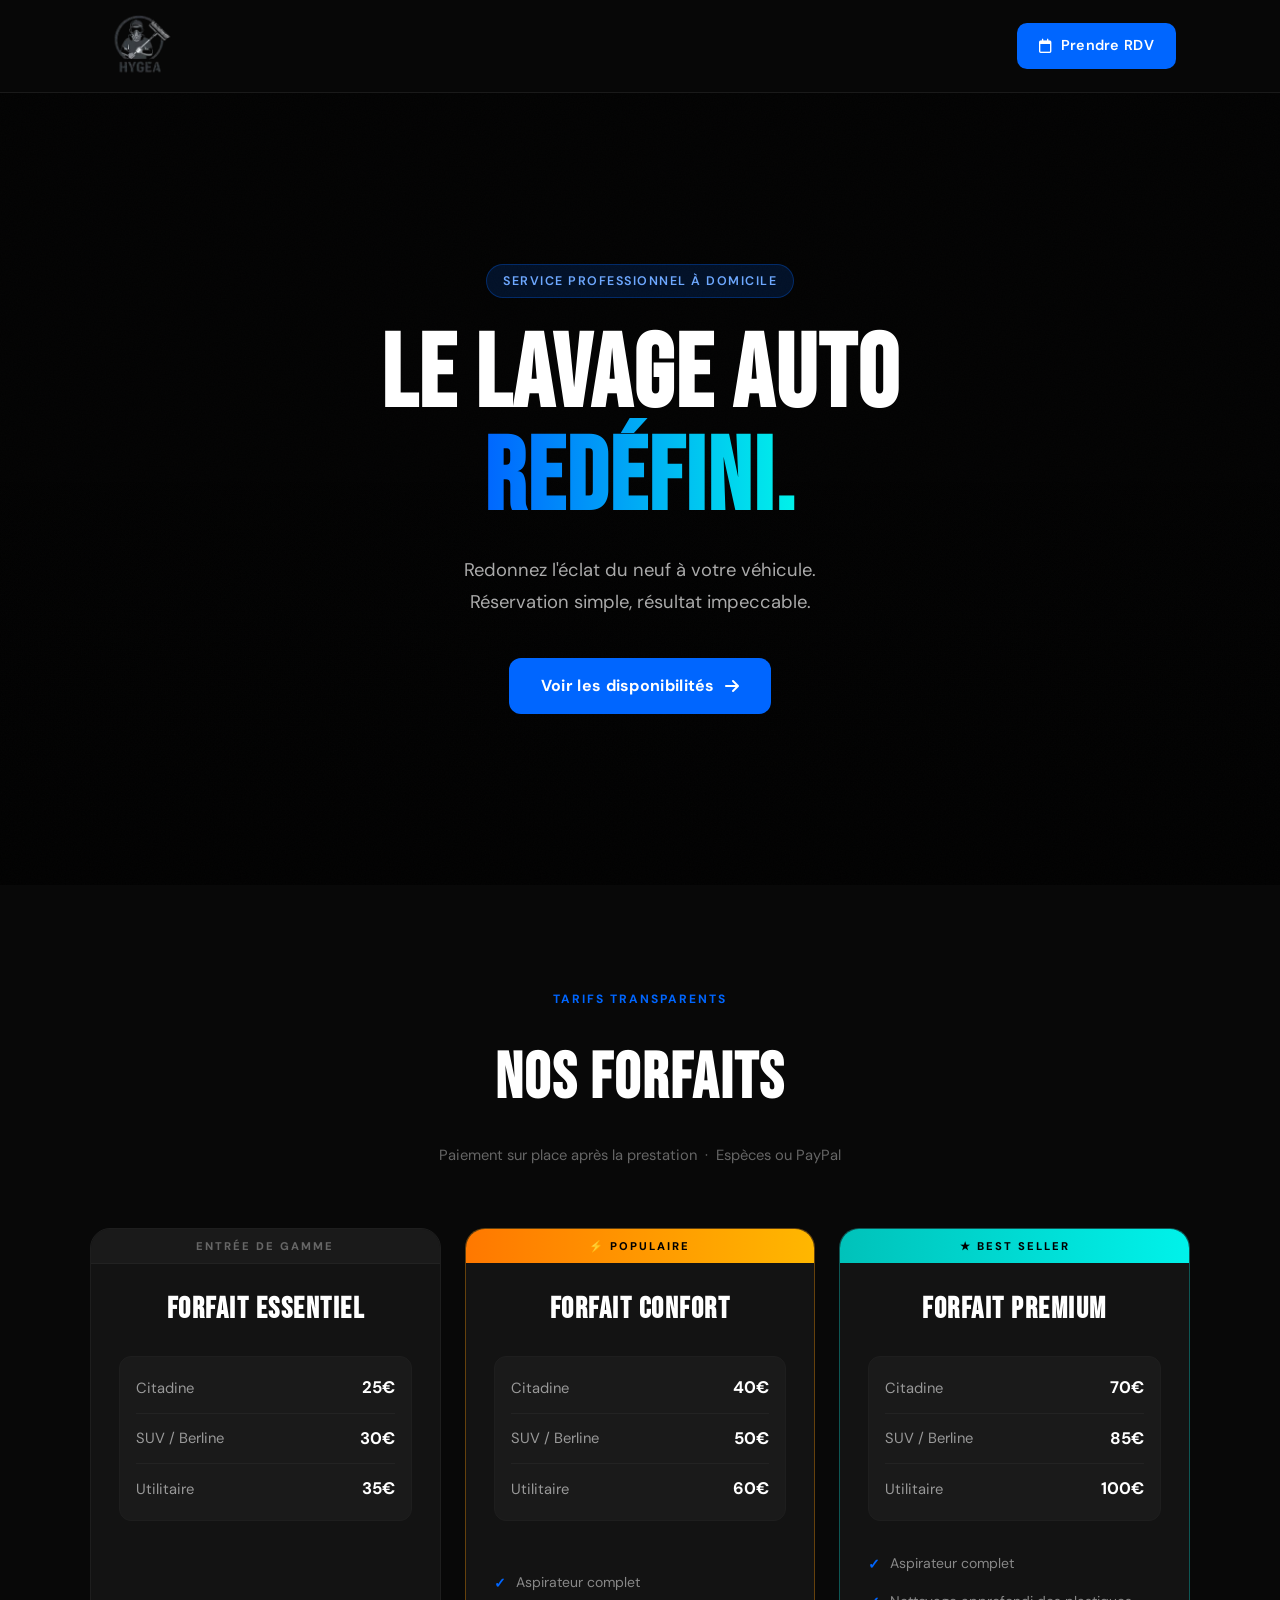
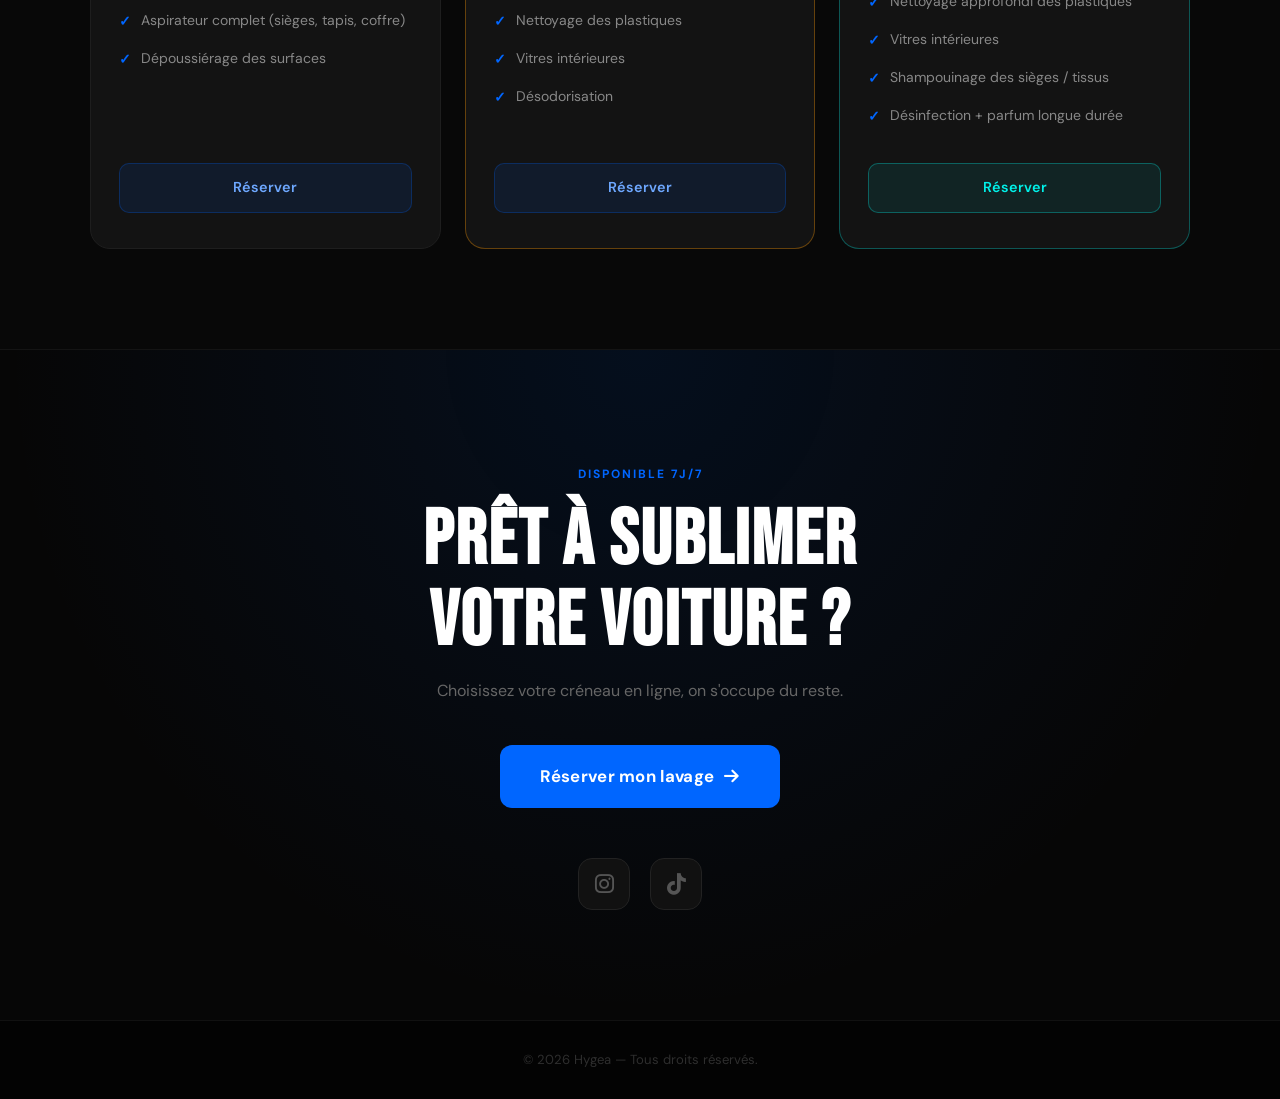
<file: index.html>
<!DOCTYPE html>
<html lang="fr">
<head>
    <meta charset="UTF-8">
    <meta name="viewport" content="width=device-width, initial-scale=1.0">
    <title>Hygea Auto Pro | Réservation en ligne</title>
    <link rel="stylesheet" href="style.css">
    <link href="https://assets.calendly.com/assets/external/widget.css" rel="stylesheet">
    <link rel="preconnect" href="https://fonts.googleapis.com">
    <link rel="preconnect" href="https://fonts.gstatic.com" crossorigin>
    <link href="https://fonts.googleapis.com/css2?family=Bebas+Neue&family=DM+Sans:wght@300;400;500;600;700&display=swap" rel="stylesheet">
    <link rel="stylesheet" href="https://cdnjs.cloudflare.com/ajax/libs/font-awesome/6.5.1/css/all.min.css">
    <script src="https://assets.calendly.com/assets/external/widget.js" type="text/javascript" async></script>
</head>
<body>

    <header>
        <div class="navbar">
            <nav>
                <div class="logo-container">
                    <img src="logo.png" alt="Hygea Logo" class="site-logo">
                </div>
            </nav>
            <a href="" onclick="Calendly.initPopupWidget({url: 'https://calendly.com/vitaelyes92izii/lavage-auto-test'});return false;" class="btn-nav">
                <i class="fa-regular fa-calendar"></i> Prendre RDV
            </a>
        </div>
    </header>

    <section class="hero">
        <div class="hero-content">
            <span class="hero-tag">Service professionnel à domicile</span>
            <h1>Le lavage auto<br><em>redéfini.</em></h1>
            <p>Redonnez l'éclat du neuf à votre véhicule.<br>Réservation simple, résultat impeccable.</p>
            <a href="" onclick="Calendly.initPopupWidget({url: 'https://calendly.com/vitaelyes92izii/lavage-auto-test'});return false;" class="cta-button">
                Voir les disponibilités <i class="fa-solid fa-arrow-right"></i>
            </a>
        </div>
        <div class="hero-overlay"></div>
    </section>


    <section id="tarifs" class="tarifs-section">
        <div class="section-header">
            <span class="section-tag">Tarifs transparents</span>
            <h2>Nos Forfaits</h2>
            <p class="subtitle">Paiement sur place après la prestation &nbsp;·&nbsp; Espèces ou PayPal</p>
        </div>

        <div class="cards-container">

            <div class="card">
                <div class="badge-type">Entrée de gamme</div>
                <div class="card-inner">
                    <h3>Forfait Essentiel</h3>
                    <div class="prix-list">
                        <div class="row"><span>Citadine</span> <strong>25€</strong></div>
                        <div class="row"><span>SUV / Berline</span> <strong>30€</strong></div>
                        <div class="row"><span>Utilitaire</span> <strong>35€</strong></div>
                    </div>
                    <ul>
                        <li>Aspirateur complet (sièges, tapis, coffre)</li>
                        <li>Dépoussiérage des surfaces</li>
                    </ul>
                    <a href="" onclick="Calendly.initPopupWidget({url: 'https://calendly.com/vitaelyes92izii/lavage-auto-test'});return false;" class="card-btn">Réserver</a>
                </div>
            </div>

            <div class="card populaire">
                <div class="badge">⚡ Populaire</div>
                <div class="card-inner">
                    <h3>Forfait Confort</h3>
                    <div class="prix-list">
                        <div class="row"><span>Citadine</span> <strong>40€</strong></div>
                        <div class="row"><span>SUV / Berline</span> <strong>50€</strong></div>
                        <div class="row"><span>Utilitaire</span> <strong>60€</strong></div>
                    </div>
                    <ul>
                        <li>Aspirateur complet</li>
                        <li>Nettoyage des plastiques</li>
                        <li>Vitres intérieures</li>
                        <li>Désodorisation</li>
                    </ul>
                    <a href="" onclick="Calendly.initPopupWidget({url: 'https://calendly.com/vitaelyes92izii/lavage-auto-test'});return false;" class="card-btn">Réserver</a>
                </div>
            </div>

            <div class="card best-seller">
                <div class="badge-premium">★ Best Seller</div>
                <div class="card-inner">
                    <h3>Forfait Premium</h3>
                    <div class="prix-list">
                        <div class="row"><span>Citadine</span> <strong>70€</strong></div>
                        <div class="row"><span>SUV / Berline</span> <strong>85€</strong></div>
                        <div class="row"><span>Utilitaire</span> <strong>100€</strong></div>
                    </div>
                    <ul>
                        <li>Aspirateur complet</li>
                        <li>Nettoyage approfondi des plastiques</li>
                        <li>Vitres intérieures</li>
                        <li>Shampouinage des sièges / tissus</li>
                        <li>Désinfection + parfum longue durée</li>
                    </ul>
                    <a href="" onclick="Calendly.initPopupWidget({url: 'https://calendly.com/vitaelyes92izii/lavage-auto-test'});return false;" class="card-btn card-btn--premium">Réserver</a>
                </div>
            </div>

        </div>
    </section>

    <section id="reservation" class="reservation-section">
        <div class="reservation-inner">
            <span class="section-tag">Disponible 7j/7</span>
            <h2>Prêt à sublimer<br>votre voiture ?</h2>
            <p>Choisissez votre créneau en ligne, on s'occupe du reste.</p>
            <a href="" onclick="Calendly.initPopupWidget({url: 'https://calendly.com/vitaelyes92izii/lavage-auto-test'});return false;" class="cta-button cta-button--large">
                Réserver mon lavage <i class="fa-solid fa-arrow-right"></i>
            </a>

            <div class="social-links">
                <a href="https://www.instagram.com/hygea.nettoyage?igsh=MW90ZTdtOXp2cHNsYw==" target="_blank" class="social-icon" aria-label="Instagram">
                    <i class="fa-brands fa-instagram"></i>
                </a>
                <a href="https://www.tiktok.com/@hygea.nettoyage?_r=1&_t=ZN-94iBiokVKNC" target="_blank" class="social-icon" aria-label="TikTok">
                    <i class="fa-brands fa-tiktok"></i>
                </a>
            </div>
        </div>
    </section>

    <footer>
        <p>&copy; 2026 Hygea — Tous droits réservés.</p>
    </footer>

</body>
</html>
</file>
<file: style.css>
/* --- VARIABLES --- */
:root {
    --primary: #0066ff;
    --primary-dark: #0047cc;
    --accent: #ff9800;
    --cyan: #00f2ea;
    --dark: #080808;
    --dark-2: #101010;
    --card-bg: #131313;
    --card-border: #1e1e1e;
    --text: #f0f0f0;
    --text-muted: #666;
    --text-sub: #999;
    --radius: 16px;
    --font-display: 'Bebas Neue', sans-serif;
    --font-body: 'DM Sans', sans-serif;
}

/* --- RESET --- */
*, *::before, *::after {
    margin: 0;
    padding: 0;
    box-sizing: border-box;
}

html { scroll-behavior: smooth; }

body {
    background-color: var(--dark);
    color: var(--text);
    font-family: var(--font-body);
    line-height: 1.65;
    -webkit-font-smoothing: antialiased;
}

/* --- HEADER / NAV --- */
header {
    background-color: rgba(8, 8, 8, 0.92);
    backdrop-filter: blur(12px);
    -webkit-backdrop-filter: blur(12px);
    position: sticky;
    top: 0;
    z-index: 1000;
    border-bottom: 1px solid #1a1a1a;
}

.navbar {
    display: flex;
    justify-content: space-between;
    align-items: center;
    padding: 10px 5%;
    max-width: 1200px;
    margin: 0 auto;
}

.site-logo {
    height: 72px;
    width: auto;
    display: block;
}

.btn-nav {
    background-color: var(--primary);
    color: #fff;
    padding: 11px 22px;
    text-decoration: none;
    border-radius: 10px;
    font-weight: 600;
    font-size: 0.9rem;
    letter-spacing: 0.3px;
    display: flex;
    align-items: center;
    gap: 8px;
    transition: background 0.25s ease, transform 0.2s ease, box-shadow 0.25s ease;
}

.btn-nav:hover {
    background-color: var(--primary-dark);
    transform: translateY(-1px);
    box-shadow: 0 6px 20px rgba(0, 102, 255, 0.35);
}

/* --- CTA BUTTON (global) --- */
.cta-button {
    display: inline-flex;
    align-items: center;
    gap: 10px;
    background-color: var(--primary);
    color: #fff;
    padding: 15px 32px;
    text-decoration: none;
    border-radius: 12px;
    font-weight: 700;
    font-size: 1rem;
    letter-spacing: 0.3px;
    transition: background 0.25s ease, transform 0.2s ease, box-shadow 0.25s ease;
}

.cta-button:hover {
    background-color: var(--primary-dark);
    transform: translateY(-2px);
    box-shadow: 0 10px 30px rgba(0, 102, 255, 0.4);
}

.cta-button--large {
    padding: 18px 40px;
    font-size: 1.05rem;
}

/* --- HERO --- */
.hero {
    position: relative;
    background: linear-gradient(to bottom, rgba(0,0,0,0.75) 0%, rgba(0,0,0,0.88) 100%),
                url('https://images.unsplash.com/photo-1601362840469-51e4d8d58785?auto=format&fit=crop&q=80') center/cover no-repeat;
    min-height: 88vh;
    display: flex;
    align-items: center;
    justify-content: center;
    text-align: center;
    padding: 60px 20px;
    overflow: hidden;
}

/* subtle grain texture */
.hero::after {
    content: '';
    position: absolute;
    inset: 0;
    background-image: url("data:image/svg+xml,%3Csvg xmlns='http://www.w3.org/2000/svg' width='300' height='300'%3E%3Cfilter id='n'%3E%3CfeTurbulence type='fractalNoise' baseFrequency='0.75' numOctaves='4' stitchTiles='stitch'/%3E%3C/filter%3E%3Crect width='300' height='300' filter='url(%23n)' opacity='0.04'/%3E%3C/svg%3E");
    pointer-events: none;
    opacity: 0.5;
}

.hero-content {
    position: relative;
    z-index: 2;
    max-width: 780px;
}

.hero-tag {
    display: inline-block;
    background: rgba(0, 102, 255, 0.15);
    border: 1px solid rgba(0, 102, 255, 0.3);
    color: #6ea8ff;
    font-size: 0.78rem;
    font-weight: 600;
    letter-spacing: 1.5px;
    text-transform: uppercase;
    padding: 6px 16px;
    border-radius: 999px;
    margin-bottom: 28px;
}

.hero h1 {
    font-family: var(--font-display);
    font-size: clamp(3.5rem, 8vw, 7rem);
    line-height: 1.0;
    letter-spacing: 2px;
    text-transform: uppercase;
    margin-bottom: 24px;
    color: #fff;
}

.hero h1 em {
    font-style: normal;
    background: linear-gradient(90deg, var(--primary) 0%, var(--cyan) 100%);
    -webkit-background-clip: text;
    -webkit-text-fill-color: transparent;
    background-clip: text;
}

.hero p {
    font-size: 1.15rem;
    color: #aaa;
    margin-bottom: 40px;
    line-height: 1.7;
}


/* --- SECTION TARIFS --- */
.tarifs-section {
    padding: 100px 5%;
    background-color: var(--dark);
    text-align: center;
}

.section-header {
    margin-bottom: 60px;
}

.section-tag {
    display: inline-block;
    font-size: 0.75rem;
    font-weight: 700;
    letter-spacing: 2px;
    text-transform: uppercase;
    color: var(--primary);
    margin-bottom: 16px;
}

.tarifs-section h2 {
    font-family: var(--font-display);
    font-size: clamp(2.5rem, 5vw, 4rem);
    letter-spacing: 2px;
    text-transform: uppercase;
    color: #fff;
    margin-bottom: 12px;
}

.subtitle {
    color: var(--text-muted);
    font-size: 0.92rem;
}

/* --- CARDS --- */
.cards-container {
    display: grid;
    grid-template-columns: repeat(3, 1fr);
    gap: 24px;
    align-items: stretch;
    max-width: 1100px;
    margin: 0 auto;
}

.card {
    background: var(--card-bg);
    border: 1px solid var(--card-border);
    border-radius: 20px;
    position: relative;
    overflow: hidden;
    display: flex;
    flex-direction: column;
    transition: transform 0.35s ease, box-shadow 0.35s ease, border-color 0.35s ease;
}

.card:hover {
    transform: translateY(-8px);
}

.card-inner {
    padding: 55px 28px 35px;
    display: flex;
    flex-direction: column;
    flex: 1;
}

.card h3 {
    font-family: var(--font-display);
    font-size: 1.9rem;
    letter-spacing: 1.5px;
    text-transform: uppercase;
    margin-bottom: 22px;
    color: #fff;
}

/* Prix */
.prix-list {
    background: rgba(255, 255, 255, 0.03);
    border: 1px solid #1e1e1e;
    border-radius: 12px;
    padding: 6px 16px;
    margin-bottom: 24px;
}

.prix-list .row {
    display: flex;
    justify-content: space-between;
    align-items: center;
    padding: 11px 0;
    border-bottom: 1px solid rgba(255,255,255,0.04);
    font-size: 0.92rem;
}

.prix-list .row:last-child { border-bottom: none; }
.prix-list .row span { color: var(--text-sub); }
.prix-list .row strong { color: #fff; font-size: 1.05rem; font-weight: 700; }

/* Services */
.card ul {
    list-style: none;
    text-align: left;
    margin-top: auto;
    margin-bottom: 28px;
}

.card ul li {
    padding: 7px 0;
    color: #888;
    font-size: 0.875rem;
    display: flex;
    align-items: flex-start;
    gap: 10px;
}

.card ul li::before {
    content: "✓";
    color: var(--primary);
    font-weight: 700;
    flex-shrink: 0;
    margin-top: 1px;
}

/* Card button */
.card-btn {
    display: block;
    text-align: center;
    text-decoration: none;
    background: rgba(0, 102, 255, 0.1);
    border: 1px solid rgba(0, 102, 255, 0.25);
    color: #6ea8ff;
    padding: 12px 20px;
    border-radius: 10px;
    font-weight: 600;
    font-size: 0.9rem;
    transition: all 0.25s ease;
    margin-top: auto;
}

.card-btn:hover {
    background: var(--primary);
    border-color: var(--primary);
    color: #fff;
    box-shadow: 0 6px 20px rgba(0, 102, 255, 0.35);
}

.card-btn--premium {
    background: rgba(0, 242, 234, 0.08);
    border-color: rgba(0, 242, 234, 0.3);
    color: var(--cyan);
}

.card-btn--premium:hover {
    background: var(--cyan);
    border-color: var(--cyan);
    color: #000;
    box-shadow: 0 6px 20px rgba(0, 242, 234, 0.35);
}

/* Badges */
.badge-type,
.badge,
.badge-premium {
    position: absolute;
    top: 0; left: 0; right: 0;
    padding: 8px 0;
    font-size: 0.7rem;
    font-weight: 800;
    text-transform: uppercase;
    letter-spacing: 2px;
    text-align: center;
}

.badge-type {
    background: #1a1a1a;
    color: var(--text-muted);
    border-bottom: 1px solid #222;
}

.badge {
    background: linear-gradient(90deg, #ff7800, #ffb700);
    color: #000;
}

.badge-premium {
    background: linear-gradient(90deg, #00c2ba, #00f2ea);
    color: #000;
}

/* Card variants */
.populaire {
    border-color: rgba(255, 152, 0, 0.35) !important;
}

.populaire:hover {
    box-shadow: 0 20px 50px rgba(255, 152, 0, 0.15);
    border-color: rgba(255, 152, 0, 0.6) !important;
}

.best-seller {
    border-color: rgba(0, 242, 234, 0.3) !important;
}

.best-seller:hover {
    box-shadow: 0 20px 50px rgba(0, 242, 234, 0.12);
    border-color: rgba(0, 242, 234, 0.5) !important;
}

/* --- RESERVATION --- */
.reservation-section {
    background: radial-gradient(ellipse at 50% 0%, rgba(0, 80, 200, 0.12) 0%, transparent 70%),
                #060606;
    text-align: center;
    padding: 110px 20px;
    border-top: 1px solid #141414;
}

.reservation-inner {
    max-width: 600px;
    margin: 0 auto;
}

.reservation-section h2 {
    font-family: var(--font-display);
    font-size: clamp(2.8rem, 6vw, 5rem);
    letter-spacing: 2px;
    text-transform: uppercase;
    color: #fff;
    margin-bottom: 16px;
    line-height: 1.05;
}

.reservation-section p {
    color: var(--text-muted);
    font-size: 1rem;
    margin-bottom: 40px;
}

/* --- SOCIAL --- */
.social-links {
    margin-top: 50px;
    display: flex;
    justify-content: center;
    gap: 20px;
}

.social-icon {
    display: flex;
    align-items: center;
    justify-content: center;
    width: 52px;
    height: 52px;
    border-radius: 14px;
    border: 1px solid #222;
    background: #111;
    font-size: 1.35rem;
    color: #555;
    text-decoration: none;
    transition: all 0.25s ease;
}

.social-icon:has(.fa-instagram):hover {
    color: #E1306C;
    border-color: rgba(225, 48, 108, 0.4);
    background: rgba(225, 48, 108, 0.08);
    transform: translateY(-3px);
}

.social-icon:has(.fa-tiktok):hover {
    color: var(--cyan);
    border-color: rgba(0, 242, 234, 0.4);
    background: rgba(0, 242, 234, 0.06);
    transform: translateY(-3px);
}

/* --- FOOTER --- */
footer {
    text-align: center;
    padding: 28px;
    background-color: #030303;
    color: #2e2e2e;
    font-size: 0.82rem;
    border-top: 1px solid #111;
}

/* --- RESPONSIVE --- */
@media (max-width: 900px) {
    .cards-container {
        grid-template-columns: 1fr;
        max-width: 460px;
    }
    .stats-bar {
        gap: 20px;
    }
    .stat {
        padding: 10px 30px;
    }
    .stat-divider {
        display: none;
    }
}

@media (max-width: 600px) {
    .hero h1 { font-size: 3rem; }
    .navbar { padding: 10px 4%; }
    .btn-nav { padding: 10px 16px; font-size: 0.85rem; }
    .cta-button { padding: 14px 24px; font-size: 0.95rem; }
    .tarifs-section { padding: 70px 4%; }
    .reservation-section { padding: 80px 16px; }
}
</file>
